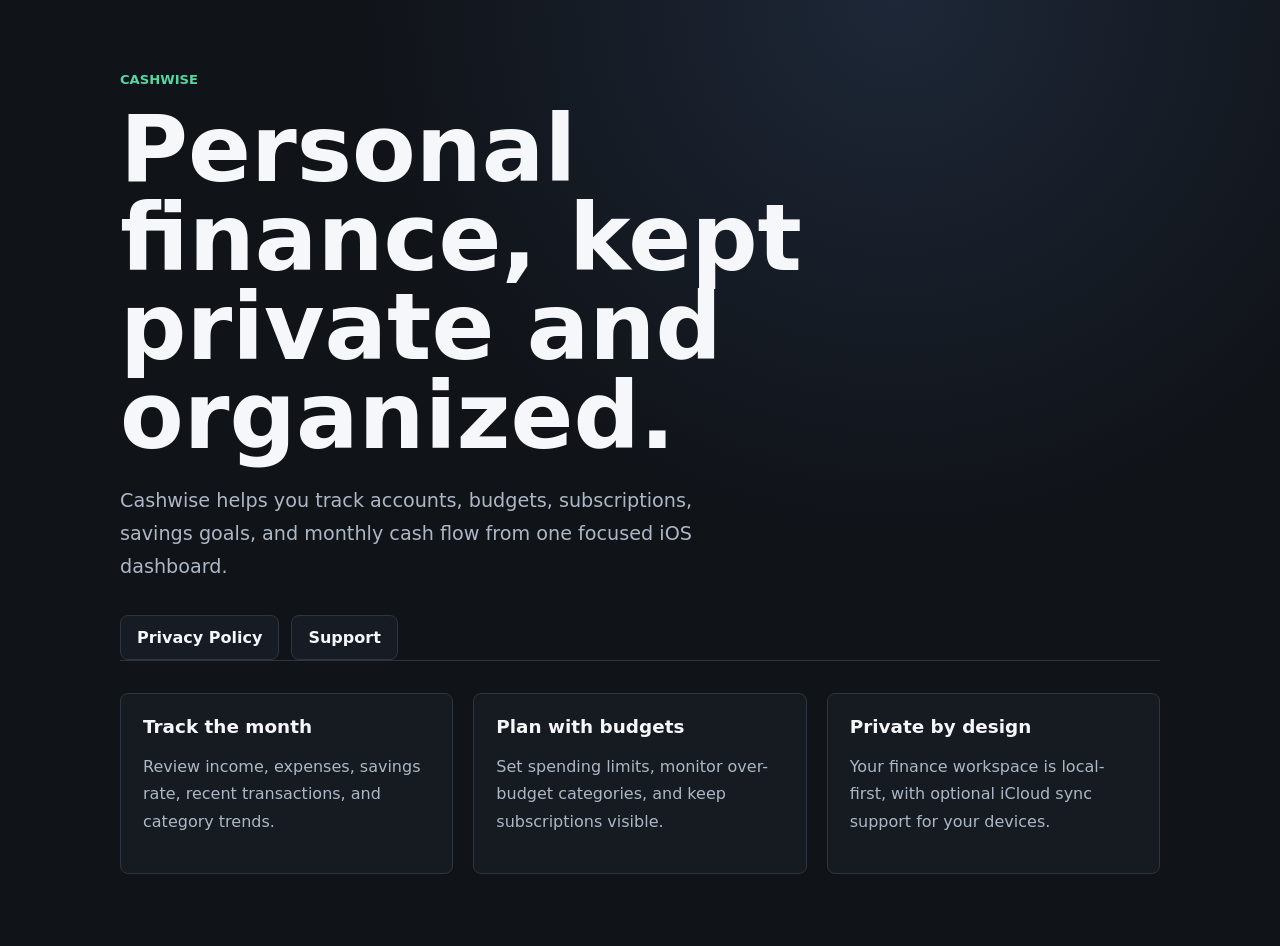
<file: index.html>
<!doctype html>
<html lang="en">
<head>
  <meta charset="utf-8">
  <meta name="viewport" content="width=device-width, initial-scale=1">
  <title>Cashwise - Personal Finance Dashboard</title>
  <link rel="stylesheet" href="styles.css">
</head>
<body>
  <main class="page">
    <section class="hero">
      <p class="eyebrow">Cashwise</p>
      <h1>Personal finance, kept private and organized.</h1>
      <p class="lede">Cashwise helps you track accounts, budgets, subscriptions, savings goals, and monthly cash flow from one focused iOS dashboard.</p>
      <div class="actions">
        <a href="privacy.html">Privacy Policy</a>
        <a href="mailto:tarunag10@gmail.com">Support</a>
      </div>
    </section>
    <section class="features" aria-label="Cashwise features">
      <article>
        <h2>Track the month</h2>
        <p>Review income, expenses, savings rate, recent transactions, and category trends.</p>
      </article>
      <article>
        <h2>Plan with budgets</h2>
        <p>Set spending limits, monitor over-budget categories, and keep subscriptions visible.</p>
      </article>
      <article>
        <h2>Private by design</h2>
        <p>Your finance workspace is local-first, with optional iCloud sync support for your devices.</p>
      </article>
    </section>
  </main>
</body>
</html>
</file>
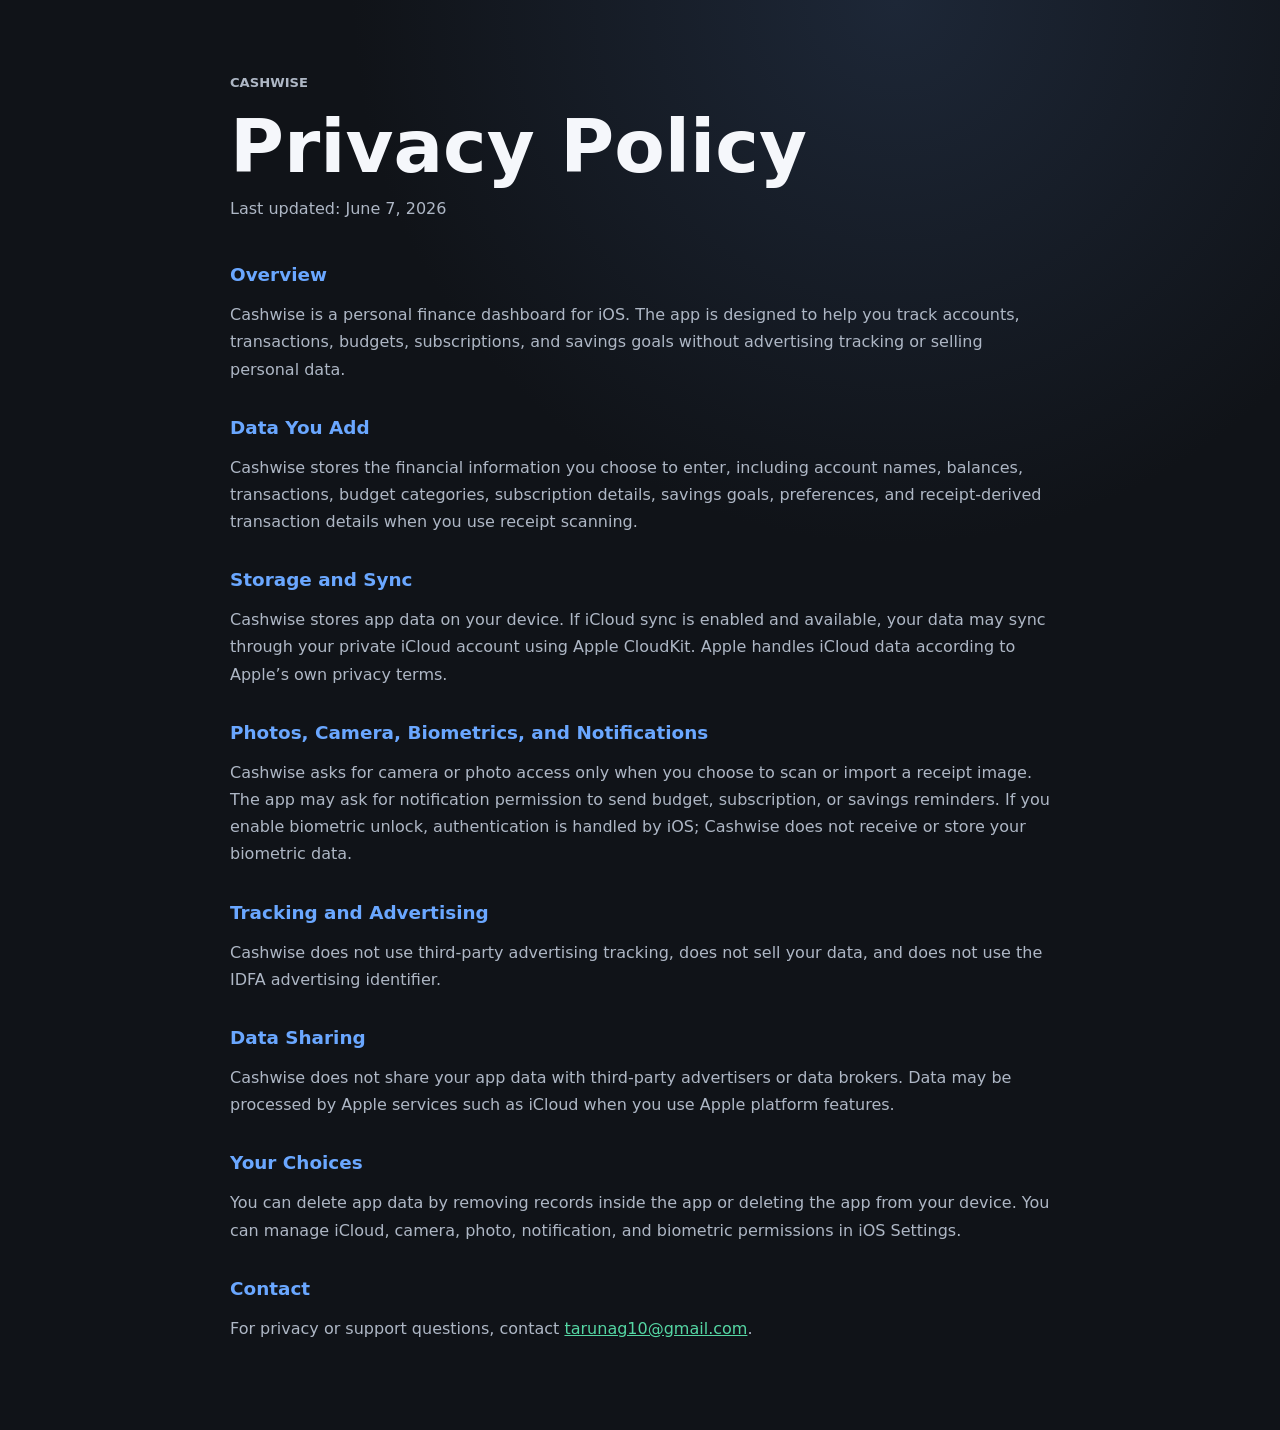
<file: privacy.html>
<!doctype html>
<html lang="en">
<head>
  <meta charset="utf-8">
  <meta name="viewport" content="width=device-width, initial-scale=1">
  <title>Cashwise Privacy Policy</title>
  <link rel="stylesheet" href="styles.css">
</head>
<body>
  <main class="page policy">
    <p class="eyebrow">Cashwise</p>
    <h1>Privacy Policy</h1>
    <p class="updated">Last updated: June 7, 2026</p>

    <h2>Overview</h2>
    <p>Cashwise is a personal finance dashboard for iOS. The app is designed to help you track accounts, transactions, budgets, subscriptions, and savings goals without advertising tracking or selling personal data.</p>

    <h2>Data You Add</h2>
    <p>Cashwise stores the financial information you choose to enter, including account names, balances, transactions, budget categories, subscription details, savings goals, preferences, and receipt-derived transaction details when you use receipt scanning.</p>

    <h2>Storage and Sync</h2>
    <p>Cashwise stores app data on your device. If iCloud sync is enabled and available, your data may sync through your private iCloud account using Apple CloudKit. Apple handles iCloud data according to Apple’s own privacy terms.</p>

    <h2>Photos, Camera, Biometrics, and Notifications</h2>
    <p>Cashwise asks for camera or photo access only when you choose to scan or import a receipt image. The app may ask for notification permission to send budget, subscription, or savings reminders. If you enable biometric unlock, authentication is handled by iOS; Cashwise does not receive or store your biometric data.</p>

    <h2>Tracking and Advertising</h2>
    <p>Cashwise does not use third-party advertising tracking, does not sell your data, and does not use the IDFA advertising identifier.</p>

    <h2>Data Sharing</h2>
    <p>Cashwise does not share your app data with third-party advertisers or data brokers. Data may be processed by Apple services such as iCloud when you use Apple platform features.</p>

    <h2>Your Choices</h2>
    <p>You can delete app data by removing records inside the app or deleting the app from your device. You can manage iCloud, camera, photo, notification, and biometric permissions in iOS Settings.</p>

    <h2>Contact</h2>
    <p>For privacy or support questions, contact <a href="mailto:tarunag10@gmail.com">tarunag10@gmail.com</a>.</p>
  </main>
</body>
</html>
</file>
<file: styles.css>
:root {
  color-scheme: dark;
  --bg: #101318;
  --panel: #171c24;
  --text: #f5f7fb;
  --muted: #aeb7c5;
  --line: #2d3542;
  --accent: #55d7a4;
  --accent-2: #6aa7ff;
}

* {
  box-sizing: border-box;
}

body {
  margin: 0;
  min-height: 100vh;
  font-family: Inter, ui-sans-serif, system-ui, -apple-system, BlinkMacSystemFont, "Segoe UI", sans-serif;
  background: radial-gradient(circle at 70% 0%, #1d2737 0, transparent 34rem), var(--bg);
  color: var(--text);
}

a {
  color: var(--accent);
}

.page {
  width: min(1040px, calc(100% - 40px));
  margin: 0 auto;
  padding: 72px 0;
}

.hero {
  min-height: 58vh;
  display: grid;
  align-content: center;
  border-bottom: 1px solid var(--line);
}

.eyebrow {
  margin: 0 0 18px;
  color: var(--accent);
  font-size: 0.82rem;
  font-weight: 800;
  letter-spacing: 0;
  text-transform: uppercase;
}

h1 {
  max-width: 820px;
  margin: 0;
  font-size: clamp(2.6rem, 8vw, 5.8rem);
  line-height: 0.96;
}

.lede {
  max-width: 640px;
  margin: 24px 0 0;
  color: var(--muted);
  font-size: 1.2rem;
  line-height: 1.7;
}

.actions {
  display: flex;
  flex-wrap: wrap;
  gap: 12px;
  margin-top: 32px;
}

.actions a {
  min-height: 44px;
  padding: 12px 16px;
  border: 1px solid var(--line);
  border-radius: 8px;
  background: var(--panel);
  color: var(--text);
  text-decoration: none;
  font-weight: 700;
}

.features {
  display: grid;
  grid-template-columns: repeat(3, 1fr);
  gap: 20px;
  padding-top: 32px;
}

article {
  padding: 22px;
  border: 1px solid var(--line);
  border-radius: 8px;
  background: color-mix(in srgb, var(--panel) 86%, transparent);
}

h2 {
  margin: 0 0 10px;
  font-size: 1.15rem;
}

article p,
.policy p {
  color: var(--muted);
  line-height: 1.7;
}

.policy {
  max-width: 820px;
}

.policy h1 {
  font-size: clamp(2.4rem, 7vw, 4.6rem);
}

.updated {
  margin: 12px 0 42px;
}

.policy h2 {
  margin-top: 34px;
  color: var(--accent-2);
}

@media (max-width: 760px) {
  .page {
    width: min(100% - 28px, 1040px);
    padding: 38px 0;
  }

  .features {
    grid-template-columns: 1fr;
  }
}
</file>
